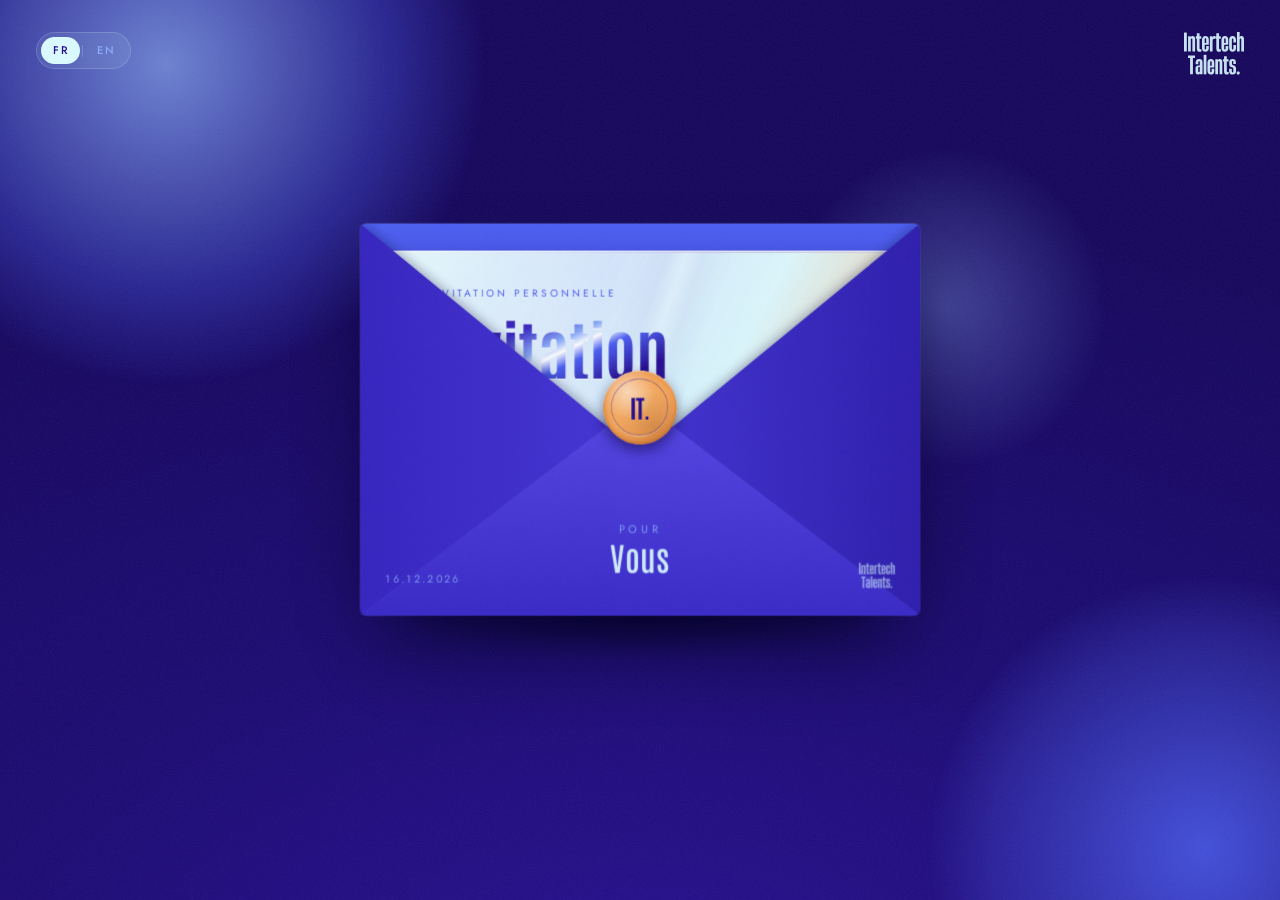
<file: index.html>
<!doctype html>
<html lang="fr">
<head>
  <meta charset="utf-8">
  <meta name="viewport" content="width=device-width, initial-scale=1, viewport-fit=cover">
  <title>Votre invitation — Intertech Talents</title>
  <meta name="description" content="Invitation personnelle — Intertech Talents, Paris, mercredi 16 décembre 2026.">
  <meta name="robots" content="noindex, nofollow">
  <meta name="theme-color" content="#1b0a72">
  <meta property="og:title" content="Une invitation vous attend — Intertech Talents">
  <meta property="og:description" content="Paris · 16.12 — Le social club des top tech operators et founders.">
  <link rel="icon" href="assets/favicon.svg" type="image/svg+xml">
  <link rel="preconnect" href="https://fonts.googleapis.com">
  <link rel="preconnect" href="https://fonts.gstatic.com" crossorigin>
  <link href="https://fonts.googleapis.com/css2?family=Antonio:wght@400;600;700&family=Jost:wght@300;400;500&family=JetBrains+Mono:wght@400;500&display=swap" rel="stylesheet">
  <link rel="stylesheet" href="styles.css">
</head>
<body>
  <!-- Fond vaporeux et à grains (charte : « à privilégier ») -->
  <div class="atmosphere" aria-hidden="true">
    <span class="glow glow--a"></span>
    <span class="glow glow--b"></span>
    <span class="glow glow--c"></span>
    <span class="grain"></span>
  </div>

  <div class="lang" role="group" aria-label="Langue / Language">
    <button type="button" class="lang-btn" data-lang="fr" lang="fr">FR</button>
    <span class="lang-sep" aria-hidden="true"></span>
    <button type="button" class="lang-btn" data-lang="en" lang="en">EN</button>
  </div>

  <a class="brandmark" href="https://intertech-talents.com/" aria-label="Intertech Talents — site officiel" data-logo></a>

  <main>
    <!-- ============ SCÈNE : L'ENVELOPPE ============ -->
    <section class="scene" id="scene" aria-label="Votre invitation">
      <div class="env-stage" id="envStage">
        <div class="env-tilt" id="envTilt">
          <div class="envelope" id="envelope">
            <span class="env-shadow" aria-hidden="true"></span>

            <!-- Fond intérieur de l'enveloppe -->
            <div class="env-back" aria-hidden="true">
              <svg class="liner" viewBox="0 0 100 70" preserveAspectRatio="none">
                <defs>
                  <linearGradient id="linerGrad" x1="0" y1="0" x2="0" y2="1">
                    <stop offset="0" stop-color="#4d61f4"/>
                    <stop offset="1" stop-color="#280f91"/>
                  </linearGradient>
                </defs>
                <rect width="100" height="70" fill="url(#linerGrad)"/>
              </svg>
            </div>

            <!-- La carte -->
            <article class="card" id="card" aria-labelledby="guestName">
              <div class="card-grain" aria-hidden="true"></div>

              <!-- Film holographique (couleurs de la charte) -->
              <div class="holo" aria-hidden="true"><span class="holo-lines"></span><span class="holo-glare"></span></div>

              <!-- Recto visible dans l'enveloppe -->
              <div class="cover" aria-hidden="true">
                <span class="cover-eyebrow" data-bind="event.eyebrow"></span>
                <span class="cover-name" data-bind="guest.prenomOrGeneric"></span>
                <span class="cover-title" data-bind="event.title"></span>
                <span class="cover-logo" data-logo></span>
                <span class="cover-code" data-bind="guest.code"></span>
              </div>

              <!-- Invitation complète -->
              <div class="full" id="full">
                <header class="full-head reveal">
                  <span class="full-logo" data-logo></span>
                  <span class="full-code"><span class="dot-live" aria-hidden="true"></span><span data-bind="guest.code"></span></span>
                </header>

                <div class="full-hero">
                  <p class="kicker reveal" data-bind="event.eyebrow"></p>
                  <h1 class="guest-name reveal" id="guestName" tabindex="-1" data-bind="guest.fullName"></h1>
                  <p class="event-title reveal" data-bind="event.title"></p>
                  <p class="lede reveal" data-bind="defaults.intro"></p>
                  <a class="hero-cta reveal" id="heroCta" href="#" target="_blank" rel="noopener">
                    <span data-bind="rsvp.heroLabel"></span>
                    <svg viewBox="0 0 24 24" aria-hidden="true"><path d="M5 12h13M13 6l6 6-6 6" fill="none" stroke="currentColor" stroke-width="1.6" stroke-linecap="round" stroke-linejoin="round"/></svg>
                  </a>
                </div>

                <div class="duo">
                  <section class="duo-col reveal">
                    <h2 class="label" data-bind="ui.why"></h2>
                    <p data-bind="guest.why"></p>
                  </section>
                  <section class="duo-col reveal">
                    <h2 class="label" data-bind="ui.awaits"></h2>
                    <p data-bind="guest.awaits"></p>
                  </section>
                </div>

                <dl class="facts reveal">
                  <div class="fact">
                    <dt class="label" data-bind="ui.date"></dt>
                    <dd class="fact-main" data-bind="event.dateLong"></dd>
                  </div>
                  <div class="fact">
                    <dt class="label" data-bind="ui.place"></dt>
                    <dd class="fact-main" data-bind="event.place"></dd>
                    <dd class="fact-note" data-bind="event.placeNote"></dd>
                  </div>
                </dl>

                <section class="countdown reveal" id="countdown" aria-labelledby="cdTitle">
                  <h2 class="label" id="cdTitle" data-bind="ui.countdown"></h2>
                  <div class="cd-grid mono" role="timer" aria-live="off">
                    <span class="cd-cell"><b data-cd="d">00</b><i data-bind="ui.d"></i></span>
                    <span class="cd-sep" aria-hidden="true">:</span>
                    <span class="cd-cell"><b data-cd="h">00</b><i data-bind="ui.h"></i></span>
                    <span class="cd-sep" aria-hidden="true">:</span>
                    <span class="cd-cell"><b data-cd="m">00</b><i data-bind="ui.m"></i></span>
                    <span class="cd-sep" aria-hidden="true">:</span>
                    <span class="cd-cell"><b data-cd="s">00</b><i data-bind="ui.s"></i></span>
                  </div>
                </section>

                <section class="program reveal" aria-labelledby="progTitle">
                  <h2 class="label" id="progTitle" data-bind="ui.program"></h2>
                  <ol class="timeline" id="timeline"></ol>
                </section>

                <p class="stage-line reveal">
                  <span class="silhouette" aria-hidden="true"></span>
                  <span data-bind="event.stage"></span>
                </p>

                <div class="rsvp reveal">
                  <h2 class="rsvp-title" data-bind="rsvp.heading"></h2>
                  <ul class="chips" id="chips" aria-label="Informations"></ul>
                  <a class="btn" id="rsvpBtn" href="#" target="_blank" rel="noopener">
                    <span data-bind="rsvp.label"></span>
                    <svg viewBox="0 0 24 24" aria-hidden="true"><path d="M5 12h13M13 6l6 6-6 6" fill="none" stroke="currentColor" stroke-width="1.6" stroke-linecap="round" stroke-linejoin="round"/></svg>
                  </a>
                  <button class="btn-ghost" id="icsBtn" type="button">
                    <svg viewBox="0 0 24 24" aria-hidden="true"><rect x="3.5" y="5" width="17" height="15" rx="2" fill="none" stroke="currentColor" stroke-width="1.5"/><path d="M3.5 10h17M8 3v4M16 3v4M12 13v5M9.5 15.5h5" fill="none" stroke="currentColor" stroke-width="1.5" stroke-linecap="round"/></svg>
                    <span data-bind="ui.ics"></span>
                  </button>
                  <p class="rsvp-note"><span data-bind="rsvp.note"></span> <strong data-bind="event.noTickets"></strong></p>
                </div>

                <footer class="full-foot reveal">
                  <p class="club" data-bind="event.club"></p>
                  <div class="foot-row">
                    <p class="signature">— <span data-bind="event.signature"></span></p>
                    <button class="replay" id="replayBtn" type="button">
                      <svg viewBox="0 0 24 24" aria-hidden="true"><path d="M4 12a8 8 0 1 0 2.4-5.7M4 4v4.5h4.5" fill="none" stroke="currentColor" stroke-width="1.5" stroke-linecap="round" stroke-linejoin="round"/></svg>
                      <span data-bind="ui.replay"></span>
                    </button>
                  </div>
                </footer>
              </div>
            </article>

            <!-- Poche avant (rabats latéraux + rabat bas) -->
            <div class="env-pocket" aria-hidden="true">
              <svg viewBox="0 0 100 70" preserveAspectRatio="none">
                <defs>
                  <linearGradient id="sideL" x1="0" y1="0" x2="1" y2="0">
                    <stop offset="0" stop-color="#3726c2"/>
                    <stop offset="1" stop-color="#4636d8"/>
                  </linearGradient>
                  <linearGradient id="sideR" x1="1" y1="0" x2="0" y2="0">
                    <stop offset="0" stop-color="#2f1fb0"/>
                    <stop offset="1" stop-color="#4233d2"/>
                  </linearGradient>
                  <linearGradient id="bottom" x1="0" y1="1" x2="0" y2="0">
                    <stop offset="0" stop-color="#3a2bc9"/>
                    <stop offset="1" stop-color="#5546e6"/>
                  </linearGradient>
                </defs>
                <path d="M0 0 L46.5 38.2 Q50 41 46.5 43.6 L0 70 Z" fill="url(#sideL)"/>
                <path d="M100 0 L53.5 38.2 Q50 41 53.5 43.6 L100 70 Z" fill="url(#sideR)"/>
                <path d="M0 70 L45 35.6 Q50 31.8 55 35.6 L100 70 Z" fill="url(#bottom)"/>
                <path d="M0 70 L45 35.6 Q50 31.8 55 35.6 L100 70" fill="none" stroke="#8bacfa" stroke-opacity=".28" stroke-width=".25" vector-effect="non-scaling-stroke"/>
              </svg>
              <span class="pocket-grain"></span>
              <div class="recipient">
                <span class="recipient-label" data-bind="ui.for"></span>
                <span class="recipient-name" data-bind="guest.fullNameOrGeneric"></span>
              </div>
              <span class="pocket-logo" data-logo></span>
              <span class="pocket-code" data-bind="guest.code"></span>
            </div>

            <!-- Reflet qui suit le pointeur -->
            <span class="env-sheen" id="sheen" aria-hidden="true"></span>

            <!-- Cachet -->
            <span class="seal" id="seal" aria-hidden="true">
              <span class="seal-ring"></span>
              <span class="seal-mark">IT.</span>
            </span>

            <!-- Zone d'interaction accessible -->
            <button class="env-hit" id="openBtn" type="button" aria-describedby="hint">
              <span class="sr-only" data-bind="a11y.openLabel"></span>
            </button>
          </div>
        </div>
      </div>
      <p class="hint" id="hint"><span class="hint-line" aria-hidden="true"></span><span data-bind="guest.hint"></span></p>
    </section>

    <!-- ============ LECTURE : la carte vient se placer ici ============ -->
    <section class="reading" id="reading" aria-hidden="true">
      <div class="reading-slot" id="slot"></div>
    </section>

    <!-- Barre de réservation fixe (mobile) -->
    <div class="sticky-cta" id="stickyCta" aria-hidden="true">
      <a class="sticky-btn" id="stickyBtn" href="#" target="_blank" rel="noopener" tabindex="-1">
        <span data-bind="rsvp.label"></span>
        <svg viewBox="0 0 24 24" aria-hidden="true"><path d="M5 12h13M13 6l6 6-6 6" fill="none" stroke="currentColor" stroke-width="1.6" stroke-linecap="round" stroke-linejoin="round"/></svg>
      </a>
    </div>

    <p class="sr-only" id="live" aria-live="polite"></p>
  </main>

  <noscript>
    <div class="noscript">
      <p>Intertech Talents — Paris · Mercredi 16 décembre 2026</p>
      <p>18h30 ouverture des portes et networking · 19h15 fermeture des portes · 19h30 – 21h fireside chat · 21h cocktail networking, jusqu'à 23h.</p>
      <p>Activez JavaScript pour ouvrir votre invitation.</p>
    </div>
  </noscript>

  <template id="tpl-logo"><svg role="img" aria-label="Intertech Talents" focusable="false" xmlns="http://www.w3.org/2000/svg" viewBox="39.85 83.92 295.65 209.95" preserveAspectRatio="xMidYMid meet"><g fill="currentColor" fill-opacity="1"><g transform="translate(36.586306, 180.000003)"><g><path d="M 3.265625 0 L 3.265625 -93.328125 L 17.1875 -93.328125 L 17.1875 0 Z M 3.265625 0"/></g></g></g><g fill="currentColor" fill-opacity="1"><g transform="translate(57.032605, 180.000003)"><g><path d="M 2.890625 0 L 2.890625 -74.515625 L 16.1875 -74.515625 L 16.1875 -72.75 L 15.8125 -68.859375 L 16.0625 -68.859375 C 18.0625 -73.628906 21.363281 -76.015625 25.96875 -76.015625 C 33.65625 -76.015625 37.5 -70.914062 37.5 -60.71875 L 37.5 0 L 24.078125 0 L 24.078125 -59.203125 C 24.078125 -62.546875 22.867188 -64.21875 20.453125 -64.21875 C 19.109375 -64.21875 18.082031 -63.566406 17.375 -62.265625 C 16.664062 -60.972656 16.3125 -59.367188 16.3125 -57.453125 L 16.3125 0 Z M 2.890625 0"/></g></g></g><g fill="currentColor" fill-opacity="1"><g transform="translate(97.42346, 180.000003)"><g><path d="M 19.3125 1.375 C 14.300781 1.375 10.769531 -0.00390625 8.71875 -2.765625 C 6.664062 -5.523438 5.640625 -9.410156 5.640625 -14.421875 L 5.640625 -63.09375 L 0.5 -63.09375 L 0.5 -74.515625 L 5.640625 -74.515625 L 5.640625 -89.3125 L 19.0625 -89.3125 L 19.0625 -74.515625 L 27.71875 -74.515625 L 27.71875 -63.09375 L 19.0625 -63.09375 L 19.0625 -17.3125 C 19.0625 -13.125 20.566406 -11.03125 23.578125 -11.03125 C 24.921875 -11.03125 26.46875 -11.203125 28.21875 -11.546875 L 28.21875 0.125 C 27.132812 0.457031 25.773438 0.75 24.140625 1 C 22.515625 1.25 20.90625 1.375 19.3125 1.375 Z M 19.3125 1.375"/></g></g></g><g fill="currentColor" fill-opacity="1"><g transform="translate(126.274071, 180.000003)"><g><path d="M 19.0625 1.375 C 13.457031 1.375 9.234375 -0.441406 6.390625 -4.078125 C 3.546875 -7.710938 2.125 -12.582031 2.125 -18.6875 L 2.125 -56.078125 C 2.125 -62.179688 3.566406 -67.03125 6.453125 -70.625 C 9.335938 -74.21875 13.582031 -76.015625 19.1875 -76.015625 C 24.625 -76.015625 28.765625 -74.382812 31.609375 -71.125 C 34.453125 -67.863281 35.875 -63.140625 35.875 -56.953125 L 35.875 -33.359375 L 15.546875 -33.359375 L 15.546875 -16.1875 C 15.546875 -11.914062 16.800781 -9.78125 19.3125 -9.78125 C 21.738281 -9.78125 22.953125 -11.578125 22.953125 -15.171875 L 22.953125 -26.84375 L 35.875 -26.84375 L 35.875 -15.421875 C 35.789062 -10.160156 34.285156 -6.046875 31.359375 -3.078125 C 28.429688 -0.109375 24.332031 1.375 19.0625 1.375 Z M 15.546875 -42.265625 L 22.953125 -42.265625 L 22.953125 -58.578125 C 23.035156 -62.847656 21.820312 -64.984375 19.3125 -64.984375 C 16.800781 -64.984375 15.546875 -62.847656 15.546875 -58.578125 Z M 15.546875 -42.265625"/></g></g></g><g fill="currentColor" fill-opacity="1"><g transform="translate(164.281614, 180.000003)"><g><path d="M 2.890625 0 L 2.890625 -74.515625 L 16.0625 -74.515625 L 16.0625 -72.625 L 15.421875 -68.359375 L 15.8125 -68.359375 C 16.644531 -70.867188 17.875 -72.769531 19.5 -74.0625 C 21.132812 -75.363281 22.914062 -76.015625 24.84375 -76.015625 C 25.507812 -76.015625 26.15625 -75.972656 26.78125 -75.890625 C 27.40625 -75.804688 27.925781 -75.679688 28.34375 -75.515625 L 28.34375 -62.09375 C 27.675781 -62.34375 27.050781 -62.488281 26.46875 -62.53125 C 25.882812 -62.570312 25.300781 -62.59375 24.71875 -62.59375 C 19.113281 -62.59375 16.3125 -58.914062 16.3125 -51.5625 L 16.3125 0 Z M 2.890625 0"/></g></g></g><g fill="currentColor" fill-opacity="1"><g transform="translate(193.383102, 180.000003)"><g><path d="M 19.3125 1.375 C 14.300781 1.375 10.769531 -0.00390625 8.71875 -2.765625 C 6.664062 -5.523438 5.640625 -9.410156 5.640625 -14.421875 L 5.640625 -63.09375 L 0.5 -63.09375 L 0.5 -74.515625 L 5.640625 -74.515625 L 5.640625 -89.3125 L 19.0625 -89.3125 L 19.0625 -74.515625 L 27.71875 -74.515625 L 27.71875 -63.09375 L 19.0625 -63.09375 L 19.0625 -17.3125 C 19.0625 -13.125 20.566406 -11.03125 23.578125 -11.03125 C 24.921875 -11.03125 26.46875 -11.203125 28.21875 -11.546875 L 28.21875 0.125 C 27.132812 0.457031 25.773438 0.75 24.140625 1 C 22.515625 1.25 20.90625 1.375 19.3125 1.375 Z M 19.3125 1.375"/></g></g></g><g fill="currentColor" fill-opacity="1"><g transform="translate(222.233713, 180.000003)"><g><path d="M 19.0625 1.375 C 13.457031 1.375 9.234375 -0.441406 6.390625 -4.078125 C 3.546875 -7.710938 2.125 -12.582031 2.125 -18.6875 L 2.125 -56.078125 C 2.125 -62.179688 3.566406 -67.03125 6.453125 -70.625 C 9.335938 -74.21875 13.582031 -76.015625 19.1875 -76.015625 C 24.625 -76.015625 28.765625 -74.382812 31.609375 -71.125 C 34.453125 -67.863281 35.875 -63.140625 35.875 -56.953125 L 35.875 -33.359375 L 15.546875 -33.359375 L 15.546875 -16.1875 C 15.546875 -11.914062 16.800781 -9.78125 19.3125 -9.78125 C 21.738281 -9.78125 22.953125 -11.578125 22.953125 -15.171875 L 22.953125 -26.84375 L 35.875 -26.84375 L 35.875 -15.421875 C 35.789062 -10.160156 34.285156 -6.046875 31.359375 -3.078125 C 28.429688 -0.109375 24.332031 1.375 19.0625 1.375 Z M 15.546875 -42.265625 L 22.953125 -42.265625 L 22.953125 -58.578125 C 23.035156 -62.847656 21.820312 -64.984375 19.3125 -64.984375 C 16.800781 -64.984375 15.546875 -62.847656 15.546875 -58.578125 Z M 15.546875 -42.265625"/></g></g></g><g fill="currentColor" fill-opacity="1"><g transform="translate(260.241245, 180.000003)"><g><path d="M 19.1875 1.375 C 13.582031 1.375 9.335938 -0.359375 6.453125 -3.828125 C 3.566406 -7.296875 2.125 -12.289062 2.125 -18.8125 L 2.125 -56.078125 C 2.125 -62.515625 3.585938 -67.445312 6.515625 -70.875 C 9.441406 -74.300781 13.75 -76.015625 19.4375 -76.015625 C 24.375 -76.015625 28.347656 -74.488281 31.359375 -71.4375 C 34.367188 -68.382812 35.875 -63.640625 35.875 -57.203125 L 35.875 -44.40625 L 22.953125 -44.40625 L 22.953125 -59.078125 C 22.953125 -62.753906 21.738281 -64.59375 19.3125 -64.59375 C 16.800781 -64.59375 15.546875 -62.628906 15.546875 -58.703125 L 15.546875 -16.0625 C 15.546875 -13.882812 15.898438 -12.332031 16.609375 -11.40625 C 17.328125 -10.488281 18.226562 -10.03125 19.3125 -10.03125 C 21.738281 -10.03125 22.953125 -11.957031 22.953125 -15.8125 L 22.953125 -31.484375 L 36 -31.484375 L 36 -17.8125 C 36 -11.125 34.453125 -6.253906 31.359375 -3.203125 C 28.265625 -0.148438 24.207031 1.375 19.1875 1.375 Z M 19.1875 1.375"/></g></g></g><g fill="currentColor" fill-opacity="1"><g transform="translate(297.99791, 180.000003)"><g><path d="M 2.890625 0 L 2.890625 -96.078125 L 16.1875 -96.078125 L 16.1875 -72.75 L 15.8125 -68.859375 L 15.9375 -68.859375 C 18.019531 -73.628906 21.363281 -76.015625 25.96875 -76.015625 C 33.65625 -76.015625 37.5 -70.957031 37.5 -60.84375 L 37.5 0 L 24.078125 0 L 24.078125 -59.203125 C 24.078125 -62.546875 22.867188 -64.21875 20.453125 -64.21875 C 19.109375 -64.21875 18.082031 -63.566406 17.375 -62.265625 C 16.664062 -60.972656 16.3125 -59.367188 16.3125 -57.453125 L 16.3125 0 Z M 2.890625 0"/></g></g></g><g fill="currentColor" fill-opacity="1"><g transform="translate(58.910523, 292.499995)"><g><path d="M 10.90625 0 L 10.90625 -80.40625 L 0.75 -80.40625 L 0.75 -93.328125 L 35 -93.328125 L 35 -80.40625 L 24.84375 -80.40625 L 24.84375 0 Z M 10.90625 0"/></g></g></g><g fill="currentColor" fill-opacity="1"><g transform="translate(94.660192, 292.499995)"><g><path d="M 13.921875 1.375 C 10.078125 1.375 7.109375 0.0820312 5.015625 -2.5 C 2.921875 -5.09375 1.875 -8.609375 1.875 -13.046875 L 1.875 -28.71875 C 1.875 -33.320312 2.984375 -36.984375 5.203125 -39.703125 C 7.421875 -42.421875 11 -43.78125 15.9375 -43.78125 C 17.269531 -43.78125 18.5 -43.632812 19.625 -43.34375 C 20.757812 -43.050781 21.867188 -42.648438 22.953125 -42.140625 L 22.953125 -59.328125 C 22.953125 -60.753906 22.703125 -61.988281 22.203125 -63.03125 C 21.703125 -64.070312 20.738281 -64.59375 19.3125 -64.59375 C 17.976562 -64.59375 17.035156 -64.113281 16.484375 -63.15625 C 15.941406 -62.195312 15.671875 -61.046875 15.671875 -59.703125 L 15.671875 -49.546875 L 2.515625 -49.546875 L 2.515625 -58.703125 C 2.515625 -63.640625 3.867188 -67.757812 6.578125 -71.0625 C 9.296875 -74.363281 13.539062 -76.015625 19.3125 -76.015625 C 25.25 -76.015625 29.597656 -74.445312 32.359375 -71.3125 C 35.117188 -68.175781 36.5 -63.929688 36.5 -58.578125 L 36.5 0 L 23.203125 0 L 23.203125 -2.265625 L 23.453125 -5.265625 L 23.328125 -5.265625 C 22.492188 -3.265625 21.320312 -1.65625 19.8125 -0.4375 C 18.3125 0.769531 16.347656 1.375 13.921875 1.375 Z M 15.171875 -14.671875 C 15.171875 -11.578125 16.382812 -10.03125 18.8125 -10.03125 C 20.488281 -10.03125 21.597656 -10.695312 22.140625 -12.03125 C 22.679688 -13.375 22.953125 -15.050781 22.953125 -17.0625 L 22.953125 -35 C 22.617188 -35.332031 22.097656 -35.625 21.390625 -35.875 C 20.679688 -36.125 19.90625 -36.25 19.0625 -36.25 C 17.394531 -36.25 16.328125 -35.660156 15.859375 -34.484375 C 15.398438 -33.316406 15.171875 -31.941406 15.171875 -30.359375 Z M 15.171875 -14.671875"/></g></g></g><g fill="currentColor" fill-opacity="1"><g transform="translate(133.922111, 292.499995)"><g><path d="M 2.890625 0 L 2.890625 -96.078125 L 16.3125 -96.078125 L 16.3125 0 Z M 2.890625 0"/></g></g></g><g fill="currentColor" fill-opacity="1"><g transform="translate(153.239473, 292.499995)"><g><path d="M 19.0625 1.375 C 13.457031 1.375 9.234375 -0.441406 6.390625 -4.078125 C 3.546875 -7.710938 2.125 -12.582031 2.125 -18.6875 L 2.125 -56.078125 C 2.125 -62.179688 3.566406 -67.03125 6.453125 -70.625 C 9.335938 -74.21875 13.582031 -76.015625 19.1875 -76.015625 C 24.625 -76.015625 28.765625 -74.382812 31.609375 -71.125 C 34.453125 -67.863281 35.875 -63.140625 35.875 -56.953125 L 35.875 -33.359375 L 15.546875 -33.359375 L 15.546875 -16.1875 C 15.546875 -11.914062 16.800781 -9.78125 19.3125 -9.78125 C 21.738281 -9.78125 22.953125 -11.578125 22.953125 -15.171875 L 22.953125 -26.84375 L 35.875 -26.84375 L 35.875 -15.421875 C 35.789062 -10.160156 34.285156 -6.046875 31.359375 -3.078125 C 28.429688 -0.109375 24.332031 1.375 19.0625 1.375 Z M 15.546875 -42.265625 L 22.953125 -42.265625 L 22.953125 -58.578125 C 23.035156 -62.847656 21.820312 -64.984375 19.3125 -64.984375 C 16.800781 -64.984375 15.546875 -62.847656 15.546875 -58.578125 Z M 15.546875 -42.265625"/></g></g></g><g fill="currentColor" fill-opacity="1"><g transform="translate(191.247016, 292.499995)"><g><path d="M 2.890625 0 L 2.890625 -74.515625 L 16.1875 -74.515625 L 16.1875 -72.75 L 15.8125 -68.859375 L 16.0625 -68.859375 C 18.0625 -73.628906 21.363281 -76.015625 25.96875 -76.015625 C 33.65625 -76.015625 37.5 -70.914062 37.5 -60.71875 L 37.5 0 L 24.078125 0 L 24.078125 -59.203125 C 24.078125 -62.546875 22.867188 -64.21875 20.453125 -64.21875 C 19.109375 -64.21875 18.082031 -63.566406 17.375 -62.265625 C 16.664062 -60.972656 16.3125 -59.367188 16.3125 -57.453125 L 16.3125 0 Z M 2.890625 0"/></g></g></g><g fill="currentColor" fill-opacity="1"><g transform="translate(231.637871, 292.499995)"><g><path d="M 19.3125 1.375 C 14.300781 1.375 10.769531 -0.00390625 8.71875 -2.765625 C 6.664062 -5.523438 5.640625 -9.410156 5.640625 -14.421875 L 5.640625 -63.09375 L 0.5 -63.09375 L 0.5 -74.515625 L 5.640625 -74.515625 L 5.640625 -89.3125 L 19.0625 -89.3125 L 19.0625 -74.515625 L 27.71875 -74.515625 L 27.71875 -63.09375 L 19.0625 -63.09375 L 19.0625 -17.3125 C 19.0625 -13.125 20.566406 -11.03125 23.578125 -11.03125 C 24.921875 -11.03125 26.46875 -11.203125 28.21875 -11.546875 L 28.21875 0.125 C 27.132812 0.457031 25.773438 0.75 24.140625 1 C 22.515625 1.25 20.90625 1.375 19.3125 1.375 Z M 19.3125 1.375"/></g></g></g><g fill="currentColor" fill-opacity="1"><g transform="translate(260.488482, 292.499995)"><g><path d="M 18.8125 1.25 C 13.207031 1.25 8.984375 -0.148438 6.140625 -2.953125 C 3.296875 -5.753906 1.832031 -9.742188 1.75 -14.921875 L 1.75 -27.84375 L 14.921875 -27.84375 L 14.921875 -14.671875 C 15.003906 -11.242188 16.425781 -9.53125 19.1875 -9.53125 C 21.363281 -9.53125 22.453125 -10.742188 22.453125 -13.171875 L 22.453125 -27.34375 C 22.453125 -29.269531 21.96875 -30.710938 21 -31.671875 C 20.039062 -32.628906 18.394531 -33.53125 16.0625 -34.375 C 11.289062 -35.957031 7.816406 -37.898438 5.640625 -40.203125 C 3.472656 -42.503906 2.390625 -45.785156 2.390625 -50.046875 L 2.390625 -61.96875 C 2.390625 -66.144531 3.679688 -69.53125 6.265625 -72.125 C 8.859375 -74.71875 12.957031 -76.015625 18.5625 -76.015625 C 24.164062 -76.015625 28.285156 -74.675781 30.921875 -72 C 33.554688 -69.320312 34.875 -65.5625 34.875 -60.71875 L 34.875 -50.546875 L 22.328125 -50.546875 L 22.328125 -61.09375 C 22.328125 -62.257812 22.078125 -63.21875 21.578125 -63.96875 C 21.078125 -64.726562 20.195312 -65.109375 18.9375 -65.109375 C 17.769531 -65.109375 16.957031 -64.789062 16.5 -64.15625 C 16.039062 -63.53125 15.8125 -62.757812 15.8125 -61.84375 L 15.8125 -50.296875 C 15.8125 -48.710938 16.3125 -47.476562 17.3125 -46.59375 C 18.3125 -45.71875 19.941406 -44.90625 22.203125 -44.15625 C 26.628906 -42.644531 30.015625 -40.757812 32.359375 -38.5 C 34.703125 -36.25 35.875 -32.78125 35.875 -28.09375 L 35.875 -13.296875 C 35.875 -8.691406 34.410156 -5.113281 31.484375 -2.5625 C 28.554688 -0.0195312 24.332031 1.25 18.8125 1.25 Z M 18.8125 1.25"/></g></g></g><g fill="currentColor" fill-opacity="1"><g transform="translate(298.245148, 292.499995)"><g><path d="M 8.90625 1.375 C 6.3125 1.375 4.40625 0.769531 3.1875 -0.4375 C 1.976562 -1.65625 1.375 -3.640625 1.375 -6.390625 C 1.375 -9.148438 1.976562 -11.132812 3.1875 -12.34375 C 4.40625 -13.5625 6.3125 -14.171875 8.90625 -14.171875 C 11.5 -14.171875 13.378906 -13.5625 14.546875 -12.34375 C 15.722656 -11.132812 16.3125 -9.148438 16.3125 -6.390625 C 16.3125 -3.640625 15.722656 -1.65625 14.546875 -0.4375 C 13.378906 0.769531 11.5 1.375 8.90625 1.375 Z M 8.90625 1.375"/></g></g></g></svg></template>

  <script src="https://cdnjs.cloudflare.com/ajax/libs/gsap/3.12.5/gsap.min.js"></script>
  <script src="content.js"></script>
  <script src="invitation.js"></script>
</body>
</html>
</file>
<file: styles.css>
/* ==========================================================================
   INTERTECH TALENTS — Invitation interactive
   Charte : Heading Now (titres) · Now (légendes) · palette ci-dessous
   Substituts web en attendant les fichiers de police officiels :
   Antonio ≈ Heading Now 31-38 (condensé) · Jost ≈ Now (géométrique)
   → Pour utiliser les polices officielles, déposer les .woff2 dans
     assets/fonts/ et décommenter le bloc @font-face ci-dessous.
   ========================================================================== */

/*
@font-face { font-family: "Heading Now"; src: url("assets/fonts/HeadingNow-36Bold.woff2") format("woff2"); font-weight: 700; font-display: swap; }
@font-face { font-family: "Heading Now"; src: url("assets/fonts/HeadingNow-36Regular.woff2") format("woff2"); font-weight: 400; font-display: swap; }
@font-face { font-family: "Now"; src: url("assets/fonts/Now-Regular.woff2") format("woff2"); font-weight: 400; font-display: swap; }
*/

:root {
  /* Palette officielle */
  --ice: #daf9ff;
  --sky: #8bacfa;
  --amber: #f6a95f;
  --blue: #4d61f4;
  --ink: #280f91;
  /* Dérivés (ombres et fonds profonds) */
  --night: #15065c;
  --deep: #1b0a72;

  --font-head: "Heading Now", "Antonio", "Arial Narrow", sans-serif;
  --font-body: "Now", "Jost", system-ui, sans-serif;
  --font-mono: "JetBrains Mono", ui-monospace, "SF Mono", Menlo, monospace;

  --ease-out: cubic-bezier(.16, 1, .3, 1);
  --env-w: min(560px, 86vw, calc(100svh * 1.0));
  --grain: url("data:image/svg+xml,%3Csvg xmlns='http://www.w3.org/2000/svg' width='220' height='220'%3E%3Cfilter id='n'%3E%3CfeTurbulence type='fractalNoise' baseFrequency='.85' numOctaves='3' stitchTiles='stitch'/%3E%3CfeColorMatrix type='saturate' values='0'/%3E%3C/filter%3E%3Crect width='100%25' height='100%25' filter='url(%23n)'/%3E%3C/svg%3E");
  color-scheme: dark;
}

*, *::before, *::after { box-sizing: border-box; }
html, body { margin: 0; height: 100%; }
body {
  background: var(--deep);
  color: var(--ice);
  font-family: var(--font-body);
  font-weight: 300;
  -webkit-font-smoothing: antialiased;
  overflow: hidden;
  -webkit-tap-highlight-color: transparent;
}
.sr-only { position: absolute; width: 1px; height: 1px; padding: 0; margin: -1px; overflow: hidden; clip: rect(0 0 0 0); white-space: nowrap; border: 0; }

/* ---------- Atmosphère : fond vaporeux + grain ---------- */
.atmosphere { position: fixed; inset: 0; overflow: hidden; z-index: 0;
  background: radial-gradient(120% 90% at 50% 110%, var(--ink) 0%, var(--deep) 45%, var(--night) 100%); }
.glow { position: absolute; border-radius: 50%; will-change: transform; }
.glow--a { width: 70vmax; height: 70vmax; left: -22vmax; top: -30vmax;
  background: radial-gradient(closest-side, rgba(139,172,250,.75), rgba(77,97,244,.35) 50%, transparent 72%);
  animation: drift-a 26s ease-in-out infinite alternate; }
.glow--b { width: 60vmax; height: 60vmax; right: -24vmax; bottom: -26vmax;
  background: radial-gradient(closest-side, rgba(77,97,244,.8), rgba(77,97,244,.25) 55%, transparent 72%);
  animation: drift-b 32s ease-in-out infinite alternate; }
.glow--c { width: 36vmax; height: 36vmax; right: 8vmax; top: 6vmax;
  background: radial-gradient(closest-side, rgba(139,172,250,.35), transparent 70%);
  animation: drift-c 22s ease-in-out infinite alternate; }
.grain { position: absolute; inset: 0; background-image: var(--grain); opacity: .07; }
@keyframes drift-a { to { transform: translate3d(8vmax, 6vmax, 0) scale(1.08); } }
@keyframes drift-b { to { transform: translate3d(-6vmax, -8vmax, 0) scale(1.12); } }
@keyframes drift-c { to { transform: translate3d(-10vmax, 8vmax, 0) scale(.9); } }

/* ---------- Logo en haut à droite (comme sur la charte) ---------- */
.brandmark { position: fixed; top: clamp(16px, 3.2vw, 32px); right: clamp(16px, 3.2vw, 36px); z-index: 30;
  width: clamp(44px, 5vw, 60px); color: var(--ice); opacity: .9; transition: opacity .3s; }
.brandmark:hover { opacity: 1; }
[data-logo] { display: block; }
[data-logo] svg { display: block; width: 100%; height: auto; aspect-ratio: 295.65 / 209.95; }

main { position: relative; z-index: 1; height: 100%; }

/* ==========================================================================
   SCÈNE
   ========================================================================== */
.scene { position: absolute; inset: 0; display: grid; place-items: center; align-content: center;
  gap: clamp(28px, 5vh, 48px); padding: 16px; }
.env-stage { perspective: 1400px; perspective-origin: 50% 30%; will-change: transform, opacity; }
.env-tilt { transform-style: preserve-3d; will-change: transform; }

.envelope {
  position: relative; width: var(--env-w); aspect-ratio: 10 / 7;
  perspective: 1600px;               /* perspective du rabat */
  visibility: hidden;                /* révélé par l'animation d'entrée */
}
.env-shadow { position: absolute; left: 6%; right: 6%; bottom: -9%; height: 18%; border-radius: 50%;
  background: radial-gradient(closest-side, rgba(8, 2, 40, .7), transparent); filter: blur(10px); z-index: 0; }

/* Fond intérieur */
.env-back { position: absolute; inset: 0; border-radius: 6px; overflow: hidden; z-index: 1;
  box-shadow: 0 40px 80px -24px rgba(6, 1, 34, .85), 0 0 0 1px rgba(218,249,255,.10); }
.liner { width: 100%; height: 100%; display: block; }

/* Poche avant */
.env-pocket { position: absolute; inset: 0; z-index: 3; border-radius: 6px; overflow: hidden; pointer-events: none; }
.env-pocket > svg { position: absolute; inset: 0; width: 100%; height: 100%;
  filter: drop-shadow(0 -2px 6px rgba(10, 3, 50, .35)); }
.pocket-grain { position: absolute; inset: 0; background-image: var(--grain); background-size: 180px;
  opacity: .05; }
.pocket-grain { -webkit-mask: linear-gradient(#000, #000); }
.recipient { position: absolute; left: 0; right: 0; bottom: 11%; display: grid; justify-items: center; gap: .35em;
  color: var(--ice); text-align: center; padding: 0 12%; }
.recipient-label { font-family: var(--font-body); font-weight: 400; font-size: clamp(9px, 1.9cqw, 11px);
  font-size: clamp(9px, calc(var(--env-w) * .02), 11px);
  letter-spacing: .32em; text-transform: uppercase; color: var(--sky); }
.recipient-name { font-family: var(--font-head); font-weight: 600; letter-spacing: .01em; line-height: .94;
  font-size: clamp(20px, calc(var(--env-w) * .058), 34px); }
.pocket-logo { position: absolute; right: 4.5%; bottom: 7%; width: 36px; color: var(--ice); opacity: .6; }

/* Rabat */
/* Cachet */
.seal { position: absolute; z-index: 5; left: 50%; top: 47%; width: clamp(54px, calc(var(--env-w) * .135), 78px);
  aspect-ratio: 1; margin-left: calc(clamp(54px, calc(var(--env-w) * .135), 78px) / -2);
  margin-top: calc(clamp(54px, calc(var(--env-w) * .135), 78px) / -2);
  border-radius: 50%; display: grid; place-items: center;
  background:
    radial-gradient(circle at 32% 28%, rgba(255,255,255,.55), transparent 38%),
    radial-gradient(circle at 70% 78%, rgba(160, 80, 20, .35), transparent 50%),
    radial-gradient(circle, #f9b874 0%, var(--amber) 55%, #e3893a 100%);
  box-shadow: 0 6px 14px rgba(10, 3, 50, .5), 0 1px 0 rgba(255,255,255,.4) inset, 0 -2px 4px rgba(140, 60, 10, .35) inset; }
.seal-ring { position: absolute; inset: 11%; border-radius: 50%; border: 1px solid rgba(40, 15, 145, .35);
  box-shadow: 0 1px 0 rgba(255,255,255,.35); }
.seal-mark { font-family: var(--font-head); font-weight: 700; color: var(--ink); line-height: 1;
  font-size: clamp(18px, calc(var(--env-w) * .046), 27px); letter-spacing: -.01em; transform: translateY(2%); }

/* Zone cliquable */
.env-hit { position: absolute; inset: -4%; z-index: 6; border: 0; padding: 0; margin: 0; background: transparent;
  cursor: pointer; border-radius: 12px; }
.env-hit:focus-visible { outline: 2px solid var(--amber); outline-offset: 6px; }
.env-hit[disabled] { cursor: default; }

/* Invitation à interagir */
.hint { margin: 0; display: flex; align-items: center; gap: 14px; font-size: 12px; font-weight: 400;
  letter-spacing: .3em; text-transform: uppercase; color: var(--ice); opacity: 0; }
.hint-line { width: 48px; height: 1px; background: linear-gradient(90deg, rgba(246,169,95,.2), var(--amber)); position: relative; overflow: hidden; }

/* ==========================================================================
   CARTE
   ========================================================================== */
.card {
  position: absolute; z-index: 2; left: 5%; right: 5%; top: 7%; height: 88%;
  background:
    radial-gradient(120% 80% at 0% 0%, #f1fdff 0%, transparent 60%),
    linear-gradient(180deg, #e3fbff 0%, var(--ice) 100%);
  color: var(--ink); border-radius: 4px; overflow: hidden;
  box-shadow: 0 1px 0 rgba(255,255,255,.8) inset, 0 8px 24px -8px rgba(10, 3, 50, .45);
  container-type: inline-size;
}
.card-grain { position: absolute; inset: 0; background-image: var(--grain); background-size: 200px; opacity: .05;
  pointer-events: none; }

/* Recto (dans l'enveloppe) */
.cover { position: absolute; inset: 0; padding: 7cqw 7.5cqw; display: flex; flex-direction: column; align-items: flex-start; }
.cover-eyebrow { font-weight: 400; font-size: max(7px, 2cqw); letter-spacing: .3em; text-transform: uppercase; color: var(--blue); }
.cover-name { margin-top: 3.2cqw; font-family: var(--font-head); font-weight: 700; font-size: 13cqw; line-height: .94; letter-spacing: -.005em; }
.cover-title { margin-top: 1.6cqw; font-family: var(--font-head); font-weight: 400; font-size: 6cqw; line-height: .94; color: var(--blue); }
.cover-logo { position: absolute; left: 7.5cqw; bottom: 7cqw; width: 13cqw; color: var(--ink); }

/* Version complète : masquée tant que la carte est dans l'enveloppe */
.full { display: none; }
.card { will-change: transform; }
.card.is-expanding .full { visibility: hidden; }

/* ---------- Lecture ---------- */
.reading { position: fixed; inset: 0; z-index: 10; overflow-y: auto; overflow-x: hidden; visibility: hidden;
  -webkit-overflow-scrolling: touch; overscroll-behavior: contain; }
.reading-slot { min-height: 100%; display: grid; justify-items: center; align-items: start; perspective: none;
  padding: clamp(72px, 10vh, 112px) 16px clamp(40px, 8vh, 80px); }

.card.is-full { position: relative; inset: auto; left: auto; right: auto; top: auto; height: auto;
  width: min(760px, 100%); border-radius: 6px;
  box-shadow: 0 1px 0 rgba(255,255,255,.8) inset, 0 50px 100px -30px rgba(8, 2, 40, .8), 0 18px 40px -20px rgba(8, 2, 40, .6); }
.card.is-full .full { display: block; position: relative; padding: clamp(28px, 6.5cqw, 64px); }
.card.is-full 
.full-head { display: flex; justify-content: space-between; align-items: flex-start; gap: 16px; }
.full-logo { width: clamp(58px, 10cqw, 82px); color: var(--ink); }
.full-eyebrow { font-weight: 400; font-size: 11px; letter-spacing: .3em; text-transform: uppercase; color: var(--blue);
  padding-top: 4px; text-align: right; position: relative; z-index: 1; }

.full-hero { margin-top: clamp(36px, 8cqw, 72px); }
.kicker { margin: 0 0 14px; font-weight: 400; font-size: 11px; letter-spacing: .3em; text-transform: uppercase; color: var(--blue); }
.guest-name { margin: 0; font-family: var(--font-head); font-weight: 700; line-height: .94; letter-spacing: -.005em;
  font-size: clamp(52px, 13cqw, 104px); color: var(--ink); outline: none; }
.event-title { margin: .18em 0 0; font-family: var(--font-head); font-weight: 400; line-height: .94;
  font-size: clamp(30px, 7cqw, 58px); color: var(--blue); }
.lede { margin: clamp(22px, 4cqw, 32px) 0 0; max-width: 34em; font-size: clamp(16px, 2.3cqw, 18.5px); line-height: 1.55; color: #2b1d86; }

.label { margin: 0 0 10px; font-family: var(--font-body); font-weight: 500; font-size: 11px; letter-spacing: .26em;
  text-transform: uppercase; color: var(--ink); display: flex; align-items: center; gap: 10px; }
.label::before { content: ""; width: 7px; height: 7px; border-radius: 50%; background: var(--amber); flex: none; }

.duo { display: grid; grid-template-columns: 1fr 1fr; gap: clamp(22px, 5cqw, 48px);
  margin-top: clamp(36px, 7cqw, 56px); padding-top: clamp(28px, 5cqw, 40px); border-top: 1px solid rgba(40, 15, 145, .14); }
.duo p { margin: 0; font-size: 15.5px; line-height: 1.6; color: #2b1d86; }

.facts { margin: clamp(32px, 6cqw, 48px) 0 0; display: grid; grid-template-columns: 1fr 1fr; gap: 0;
  border-top: 1px solid rgba(40, 15, 145, .14); border-bottom: 1px solid rgba(40, 15, 145, .14); }
.fact { padding: 22px 0; }
.fact + .fact { padding-left: clamp(20px, 4cqw, 40px); border-left: 1px solid rgba(40, 15, 145, .14); }
.fact dd { margin: 0; }
.fact-main { font-family: var(--font-head); font-weight: 600; font-size: clamp(22px, 3.6cqw, 28px); line-height: 1.05; }
.fact-note { margin-top: 8px !important; font-size: 13px; line-height: 1.5; color: #4b3fa0; }

.program { margin-top: clamp(32px, 6cqw, 48px); }
.timeline { list-style: none; margin: 18px 0 0; padding: 0; display: grid; grid-template-columns: repeat(4, 1fr); position: relative; }
.timeline::before { content: ""; position: absolute; left: 0; right: 0; top: 7px; height: 1px;
  background: linear-gradient(90deg, var(--amber), rgba(77, 97, 244, .5) 60%, rgba(77, 97, 244, .12)); }
.step { position: relative; padding: 26px 14px 0 0; }
.step::before { content: ""; position: absolute; left: 0; top: 3px; width: 9px; height: 9px; border-radius: 50%;
  background: var(--ice); border: 1.5px solid var(--blue); }
.step:first-child::before { background: var(--amber); border-color: var(--amber); }
.step-time { display: block; font-family: var(--font-head); font-weight: 600; font-size: clamp(24px, 4cqw, 30px); line-height: 1; color: var(--ink); }
.step-label { display: block; margin-top: 8px; font-size: 13.5px; line-height: 1.45; color: #3a2d96; }

.stage-line { margin: clamp(32px, 6cqw, 48px) 0 0; display: flex; align-items: center; gap: 16px;
  font-family: var(--font-head); font-weight: 400; font-size: clamp(20px, 3.4cqw, 26px); line-height: 1.1; color: var(--ink); }
.silhouette { flex: none; width: 46px; height: 46px; border-radius: 50%; position: relative; overflow: hidden;
  background: radial-gradient(circle at 50% 120%, var(--blue), var(--ink)); }
.silhouette::before, .silhouette::after { content: ""; position: absolute; left: 50%; background: var(--ice); filter: blur(2.5px); opacity: .9; }
.silhouette::before { width: 15px; height: 15px; top: 9px; margin-left: -7.5px; border-radius: 50%; }
.silhouette::after { width: 32px; height: 22px; bottom: -8px; margin-left: -16px; border-radius: 50% 50% 0 0; }

.rsvp { margin-top: clamp(36px, 7cqw, 56px); padding: clamp(24px, 5cqw, 36px); border-radius: 6px;
  background: linear-gradient(135deg, rgba(139, 172, 250, .28), rgba(77, 97, 244, .1)); position: relative; }
.rsvp-title { margin: 0 0 16px; font-family: var(--font-head); font-weight: 700; font-size: clamp(30px, 6cqw, 46px); line-height: .94; color: var(--ink); }
.hero-cta { display: inline-flex; align-items: center; gap: 10px; margin-top: 22px; text-decoration: none;
  font-family: var(--font-head); font-weight: 600; font-size: 19px; color: var(--ink);
  padding-bottom: 4px; border-bottom: 1.5px solid var(--amber); transition: gap .35s var(--ease-out); }
.hero-cta svg { width: 20px; height: 20px; color: var(--amber); }
.hero-cta:hover { gap: 16px; }
.hero-cta:focus-visible { outline: 2px solid var(--amber); outline-offset: 4px; }
.chips { list-style: none; margin: 0 0 22px; padding: 0; display: flex; flex-wrap: wrap; gap: 8px; }
.chips li { font-size: 12px; font-weight: 400; letter-spacing: .04em; padding: 7px 12px; border-radius: 999px;
  border: 1px solid rgba(40, 15, 145, .22); color: var(--ink); background: rgba(255,255,255,.35); }
.btn { display: inline-flex; align-items: center; gap: 14px; text-decoration: none;
  font-family: var(--font-head); font-weight: 600; font-size: clamp(20px, 3.2cqw, 24px); letter-spacing: .01em;
  color: var(--ice); background: var(--ink); padding: 18px 26px 18px 30px; border-radius: 999px;
  box-shadow: 0 14px 30px -14px rgba(40, 15, 145, .9); transition: background .35s var(--ease-out), transform .35s var(--ease-out), box-shadow .35s; }
.btn svg { width: 22px; height: 22px; color: var(--amber); transition: transform .35s var(--ease-out); }
.btn:hover { background: #33179f; transform: translateY(-1px); box-shadow: 0 18px 36px -14px rgba(40, 15, 145, 1); }
.btn:hover svg { transform: translateX(4px); }
.btn:focus-visible { outline: 2px solid var(--amber); outline-offset: 4px; }
.rsvp-note { margin: 16px 0 0; font-size: 13.5px; line-height: 1.55; color: #3a2d96; }
.rsvp-note strong { font-weight: 500; color: var(--ink); }

.full-foot { margin-top: clamp(32px, 6cqw, 48px); }
.club { margin: 0; font-size: 13.5px; line-height: 1.55; color: #4b3fa0; }
@media (min-width: 720px) { .club { white-space: nowrap; font-size: 13px; } }

/* ---------- En-tête fixe : s'efface pendant la lecture ---------- */
.lang, .brandmark { transition: opacity .35s ease, transform .35s ease; }
body.is-scrolled .lang, body.is-scrolled .brandmark { opacity: 0; transform: translateY(-10px); pointer-events: none; }

/* ---------- Barre de réservation fixe (mobile) ---------- */
.sticky-cta { position: fixed; z-index: 25; left: 0; right: 0; bottom: 0; display: none;
  padding: 12px max(16px, env(safe-area-inset-right, 0px)) calc(12px + env(safe-area-inset-bottom, 0px)) max(16px, env(safe-area-inset-left, 0px));
  background: linear-gradient(to top, rgba(21, 6, 92, .92) 40%, rgba(21, 6, 92, 0));
  transform: translateY(110%); transition: transform .45s var(--ease-out); }
.sticky-cta.is-visible { transform: translateY(0); }
.sticky-btn { display: flex; align-items: center; justify-content: space-between; gap: 12px; text-decoration: none;
  font-family: var(--font-head); font-weight: 600; font-size: 20px; color: var(--ink); background: var(--ice);
  padding: 15px 22px; border-radius: 999px; box-shadow: 0 12px 30px -10px rgba(0, 0, 0, .6); }
.sticky-btn svg { width: 22px; height: 22px; color: var(--amber); }
.sticky-btn:focus-visible { outline: 2px solid var(--amber); outline-offset: 3px; }

/* ---------- Langue FR / EN ---------- */
.lang { position: fixed; z-index: 30; top: calc(clamp(16px, 3.2vw, 32px) + env(safe-area-inset-top, 0px));
  left: calc(clamp(16px, 3.2vw, 36px) + env(safe-area-inset-left, 0px));
  display: flex; align-items: center; gap: 2px; padding: 4px; border-radius: 999px;
  background: rgba(218, 249, 255, .08); border: 1px solid rgba(218, 249, 255, .18);
  -webkit-backdrop-filter: blur(8px); backdrop-filter: blur(8px); }
.lang-btn { font: 500 11px/1 var(--font-body); letter-spacing: .18em; color: var(--sky); background: transparent;
  border: 0; padding: 8px 10px 8px 12px; border-radius: 999px; cursor: pointer; transition: color .3s, background .3s; }
.lang-btn:hover { color: var(--ice); }
.lang-btn[aria-pressed="true"] { color: var(--ink); background: var(--ice); }
.lang-btn:focus-visible { outline: 2px solid var(--amber); outline-offset: 2px; }
.lang-sep { width: 1px; height: 12px; background: rgba(218, 249, 255, .2); }
.foot-row { margin-top: 18px; display: flex; justify-content: space-between; align-items: center; gap: 16px; flex-wrap: wrap; }
.signature { margin: 0; font-family: var(--font-head); font-size: 18px; color: var(--ink); }
.replay { display: inline-flex; align-items: center; gap: 8px; background: none; border: 0; padding: 8px 2px; cursor: pointer;
  font: 400 12px/1 var(--font-body); letter-spacing: .18em; text-transform: uppercase; color: var(--blue);
  border-bottom: 1px solid transparent; transition: color .3s, border-color .3s; }
.replay svg { width: 16px; height: 16px; transition: transform .6s var(--ease-out); }
.replay:hover { color: var(--ink); border-color: rgba(40, 15, 145, .35); }
.replay:hover svg { transform: rotate(-200deg); }
.replay:focus-visible { outline: 2px solid var(--amber); outline-offset: 4px; }

/* ---------- Hologramme chromé (couleurs de la charte) ----------
   Variables pilotées par invitation.js sur .card :
   --px / --py : position du pointeur (0 → 1) · --hov : intensité du survol (0 → 1) */
.card { --px: .3; --py: .35; --hov: 0; }
.holo { position: absolute; inset: 0; pointer-events: none; overflow: hidden; border-radius: inherit; }
/* film irisé, tons froids + fine bande ambre */
.holo::before { content: ""; position: absolute; inset: 0; opacity: calc(.32 + var(--hov) * .18);
  background: linear-gradient(118deg,
    #daf9ff 0%, #8bacfa 12%, #daf9ff 22%, #b7c3ff 32%, #daf9ff 40%,
    #f6a95f 45%, #daf9ff 50%, #8bacfa 60%, #daf9ff 70%, #9aa8fb 82%, #daf9ff 100%);
  background-size: 320% 320%;
  background-position: calc(var(--px) * 100%) calc(var(--py) * 100%); }
/* diffraction très fine */
.holo-lines { position: absolute; inset: 0; opacity: calc(.14 + var(--hov) * .12);
  background: repeating-linear-gradient(118deg, transparent 0 7px, rgba(255,255,255,.9) 8px, transparent 9px 14px); }
/* reflet chromé : point spéculaire + filet net, comme une surface métallique */
.holo-glare { position: absolute; inset: 0; opacity: calc(.25 + var(--hov) * .75);
  background:
    radial-gradient(38% 55% at calc(var(--px) * 100%) calc(var(--py) * 100%), rgba(255,255,255,.95), rgba(255,255,255,0) 70%),
    linear-gradient(calc(100deg + var(--px) * 30deg),
      transparent calc(28% + var(--px) * 40%),
      rgba(40,15,145,.14) calc(33% + var(--px) * 40%),
      rgba(255,255,255,.9) calc(36% + var(--px) * 40%),
      rgba(40,15,145,.12) calc(39% + var(--px) * 40%),
      transparent calc(44% + var(--px) * 40%)); }
/* biseau : arête claire en haut/gauche, ombre indigo en bas/droite, liseré chromé qui tourne */
.card::after { content: ""; position: absolute; inset: 0; border-radius: inherit; pointer-events: none; z-index: 3;
  box-shadow:
    inset 0 1.5px 0 rgba(255,255,255,.95),
    inset 1.5px 0 0 rgba(255,255,255,.6),
    inset 0 -2px 3px rgba(40,15,145,.28),
    inset -2px 0 3px rgba(40,15,145,.18); }
.card::before { content: ""; position: absolute; inset: 0; border-radius: inherit; padding: 1.5px; pointer-events: none; z-index: 3;
  background: conic-gradient(from calc(var(--px) * 360deg + 200deg),
    #daf9ff, #4d61f4, #280f91, #8bacfa, #ffffff, #f6a95f, #daf9ff, #4d61f4, #daf9ff);
  -webkit-mask: linear-gradient(#000 0 0) content-box, linear-gradient(#000 0 0);
  -webkit-mask-composite: xor; mask-composite: exclude;
  opacity: calc(.45 + var(--hov) * .55); }
/* nom en métal poli */
.cover-name {
  background: linear-gradient(calc(165deg + (var(--px) - .5) * 50deg),
    #280f91 0%, #3b2bc4 34%, #8bacfa 45%, #ffffff 50%, #4d61f4 56%, #280f91 72%, #3420b4 100%);
  background-size: 100% 220%; background-position: 0 calc(var(--py) * 100%);
  -webkit-background-clip: text; background-clip: text; color: transparent;
  filter: drop-shadow(0 1px 0 rgba(255,255,255,.7)); }
.cover { z-index: 1; }
.card.is-full::after { display: none; }
/* invitation ouverte : hologramme sur toute la carte, intensifié sous le pointeur ou le doigt */
.card.is-full .holo::before { opacity: calc(.2 + var(--hov) * .16); background-size: 260% 260%; }
.card.is-full .holo-lines { opacity: calc(.06 + var(--hov) * .08); }
.card.is-full .holo-glare { opacity: calc(.2 + var(--hov) * .6);
  background:
    radial-gradient(420px 320px at calc(var(--px) * 100%) calc(var(--py) * 100%), rgba(255,255,255,.85), rgba(255,255,255,0) 70%),
    linear-gradient(calc(100deg + var(--px) * 30deg),
      transparent calc(26% + var(--px) * 44%),
      rgba(139,172,250,.18) calc(31% + var(--px) * 44%),
      rgba(255,255,255,.7) calc(34% + var(--px) * 44%),
      rgba(246,169,95,.14) calc(37% + var(--px) * 44%),
      transparent calc(42% + var(--px) * 44%)); }
.card.is-full::before { display: block; opacity: calc(.35 + var(--hov) * .5); }
.card.is-full .full { z-index: 1; }
@media (prefers-reduced-motion: reduce) { .card { --hov: 0 !important; } }

/* ---------- Touches « tech » ---------- */
.mono { font-family: var(--font-mono); font-weight: 400; letter-spacing: .06em; }
.pocket-code { position: absolute; left: 4.5%; bottom: 7.5%; font-family: var(--font-body); font-weight: 400;
  font-size: clamp(9px, calc(var(--env-w) * .019), 11px); letter-spacing: .22em; color: var(--sky); opacity: .85; }
.env-sheen { position: absolute; inset: 0; z-index: 5; border-radius: 6px; pointer-events: none; mix-blend-mode: soft-light; opacity: 0;
  background: radial-gradient(42% 60% at var(--mx, 50%) var(--my, 30%), rgba(255,255,255,.55), transparent 70%);
  transition: opacity .6s; }
.envelope:hover .env-sheen { opacity: 1; }
.cover-code { position: absolute; right: 7.5cqw; bottom: 7cqw; font-family: var(--font-body); font-weight: 400;
  font-size: max(8px, 2cqw); letter-spacing: .22em; color: var(--blue); }
.full-code { display: inline-flex; align-items: center; gap: 8px; font-family: var(--font-body); font-weight: 500;
  font-size: 11px; letter-spacing: .22em; color: var(--blue);
  padding: 7px 11px; border: 1px solid rgba(77, 97, 244, .28); border-radius: 999px; background: rgba(255,255,255,.4);
  position: relative; z-index: 1; }
.dot-live { width: 6px; height: 6px; border-radius: 50%; background: var(--amber); box-shadow: 0 0 0 0 rgba(246,169,95,.6);
  animation: pulse 2.2s ease-out infinite; }
@keyframes pulse { 0% { box-shadow: 0 0 0 0 rgba(246,169,95,.6); } 70%, 100% { box-shadow: 0 0 0 8px rgba(246,169,95,0); } }

.countdown { margin-top: clamp(32px, 6cqw, 48px); }
.cd-grid { margin-top: 14px; display: flex; align-items: flex-start; gap: clamp(6px, 1.6cqw, 14px); }
.cd-cell { display: grid; justify-items: center; gap: 6px; min-width: 0; flex: 1; max-width: 120px;
  padding: 14px 6px 10px; border-radius: 6px; background: var(--ink); color: var(--ice);
  box-shadow: 0 1px 0 rgba(255,255,255,.12) inset, 0 12px 24px -16px rgba(40,15,145,.9); position: relative; overflow: hidden; }
.cd-cell::after { content: ""; position: absolute; left: 0; right: 0; top: 50%; height: 1px; background: rgba(0,0,0,.25); }
.cd-cell b { font-weight: 500; font-size: clamp(24px, 5.4cqw, 40px); line-height: 1; letter-spacing: 0; font-variant-numeric: tabular-nums; }
.cd-cell i { font-style: normal; font-size: 9.5px; letter-spacing: .18em; text-transform: uppercase; color: var(--sky); }
.cd-sep { align-self: center; margin-top: -14px; color: var(--blue); font-size: 22px; }
.countdown.is-live .cd-grid { display: none; }

.btn-ghost { display: inline-flex; align-items: center; gap: 10px; margin-left: 10px; vertical-align: middle;
  font: 500 13px/1 var(--font-body); letter-spacing: .04em; color: var(--ink); background: transparent; cursor: pointer;
  border: 1px solid rgba(40,15,145,.3); padding: 14px 18px; border-radius: 999px; transition: background .3s, border-color .3s; }
.btn-ghost svg { width: 18px; height: 18px; color: var(--blue); }
.btn-ghost:hover { background: rgba(255,255,255,.55); border-color: var(--ink); }
.btn-ghost:focus-visible { outline: 2px solid var(--amber); outline-offset: 3px; }

.noscript { position: fixed; inset: 0; z-index: 50; display: grid; place-content: center; gap: 8px; padding: 24px; text-align: center; background: var(--deep); }

/* ---------- Mobile ---------- */
@media (max-width: 600px) {
  :root { --env-w: min(560px, 92vw, calc(100svh * 1.0)); }
  .sticky-cta { display: block; }
  .reading-slot { padding-bottom: 110px; }
  .card.is-full .full { padding: 26px 22px 30px; }
  .btn { display: flex; }
  .btn-ghost { white-space: nowrap; font-size: 12.5px; }
  .signature { font-size: 16px; }
  .rsvp { padding: 22px 18px; }
  .rsvp-title { font-size: 34px; }
  .duo, .facts { grid-template-columns: 1fr; }
  .fact + .fact { padding-left: 0; border-left: 0; border-top: 1px solid rgba(40, 15, 145, .14); }
  .timeline { grid-template-columns: 1fr; gap: 18px; margin-left: 4px; }
  .timeline::before { left: 4px; right: auto; top: 6px; bottom: 6px; width: 1px; height: auto;
    background: linear-gradient(180deg, var(--amber), rgba(77, 97, 244, .2)); }
  .step { padding: 0 0 0 28px; }
  .step::before { top: 4px; }
  .step-label { margin-top: 4px; }
  .btn { width: 100%; justify-content: space-between; font-size: 20px; padding: 16px 22px 16px 24px; white-space: nowrap; }
  .reading-slot { padding-top: 76px; }
  .hint { font-size: 10.5px; letter-spacing: .22em; gap: 10px; white-space: nowrap; }
  .hint-line { width: 28px; }
  .recipient { bottom: 8%; }
  .btn-ghost { margin: 12px 0 0; width: 100%; justify-content: center; }
  .cd-sep { display: none; }
  .full-code { font-size: 10px; }
}
@media (max-width: 420px) {
  .pocket-code, .pocket-logo { display: none; }
  .recipient { bottom: 9%; }
  .recipient-name { font-size: clamp(22px, 7vw, 30px); }
}
@media (max-height: 520px) and (orientation: landscape) {
  :root { --env-w: min(440px, 70vw, calc(100svh * 1.05)); }
  .scene { gap: 16px; }
}

/* ---------- Mouvement réduit ---------- */
@media (prefers-reduced-motion: reduce) {
  .glow, .dot-live { animation: none; }
  .btn, .btn svg, .replay svg { transition: none; }
}
</file>
